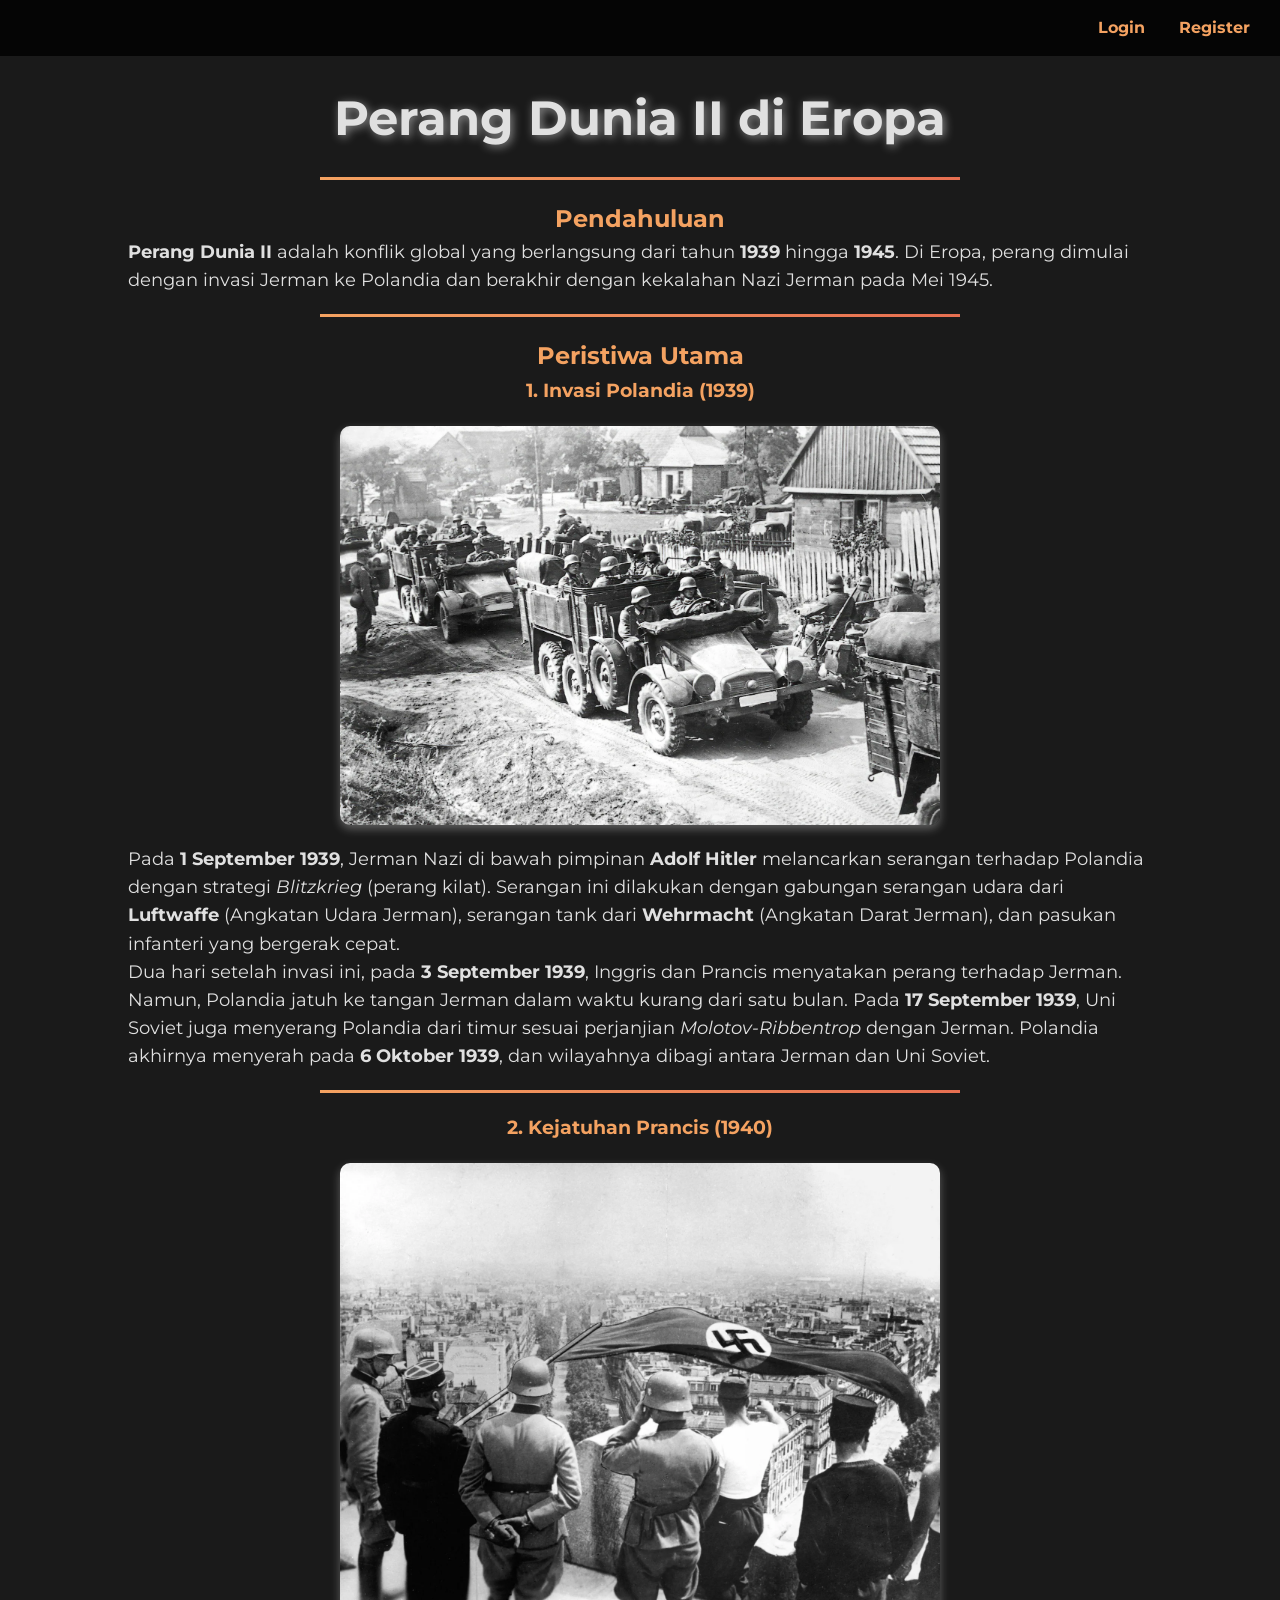
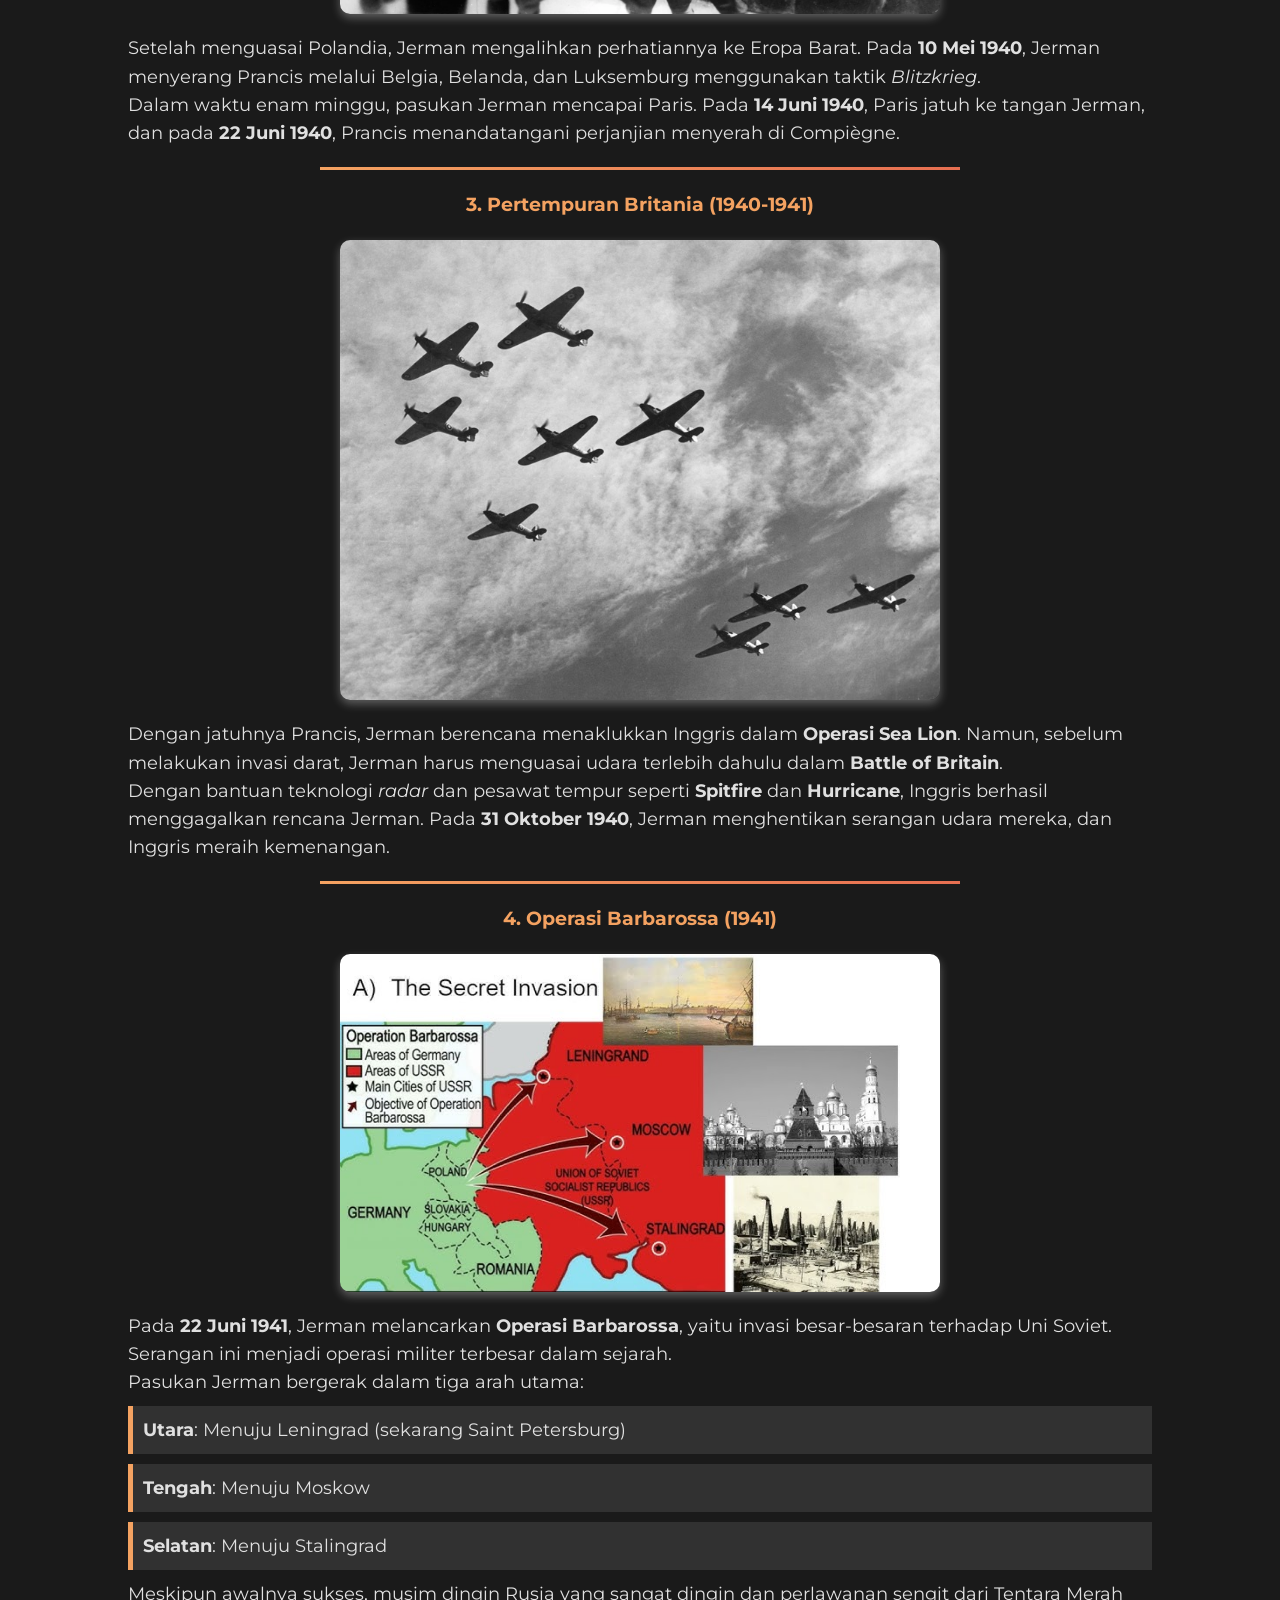
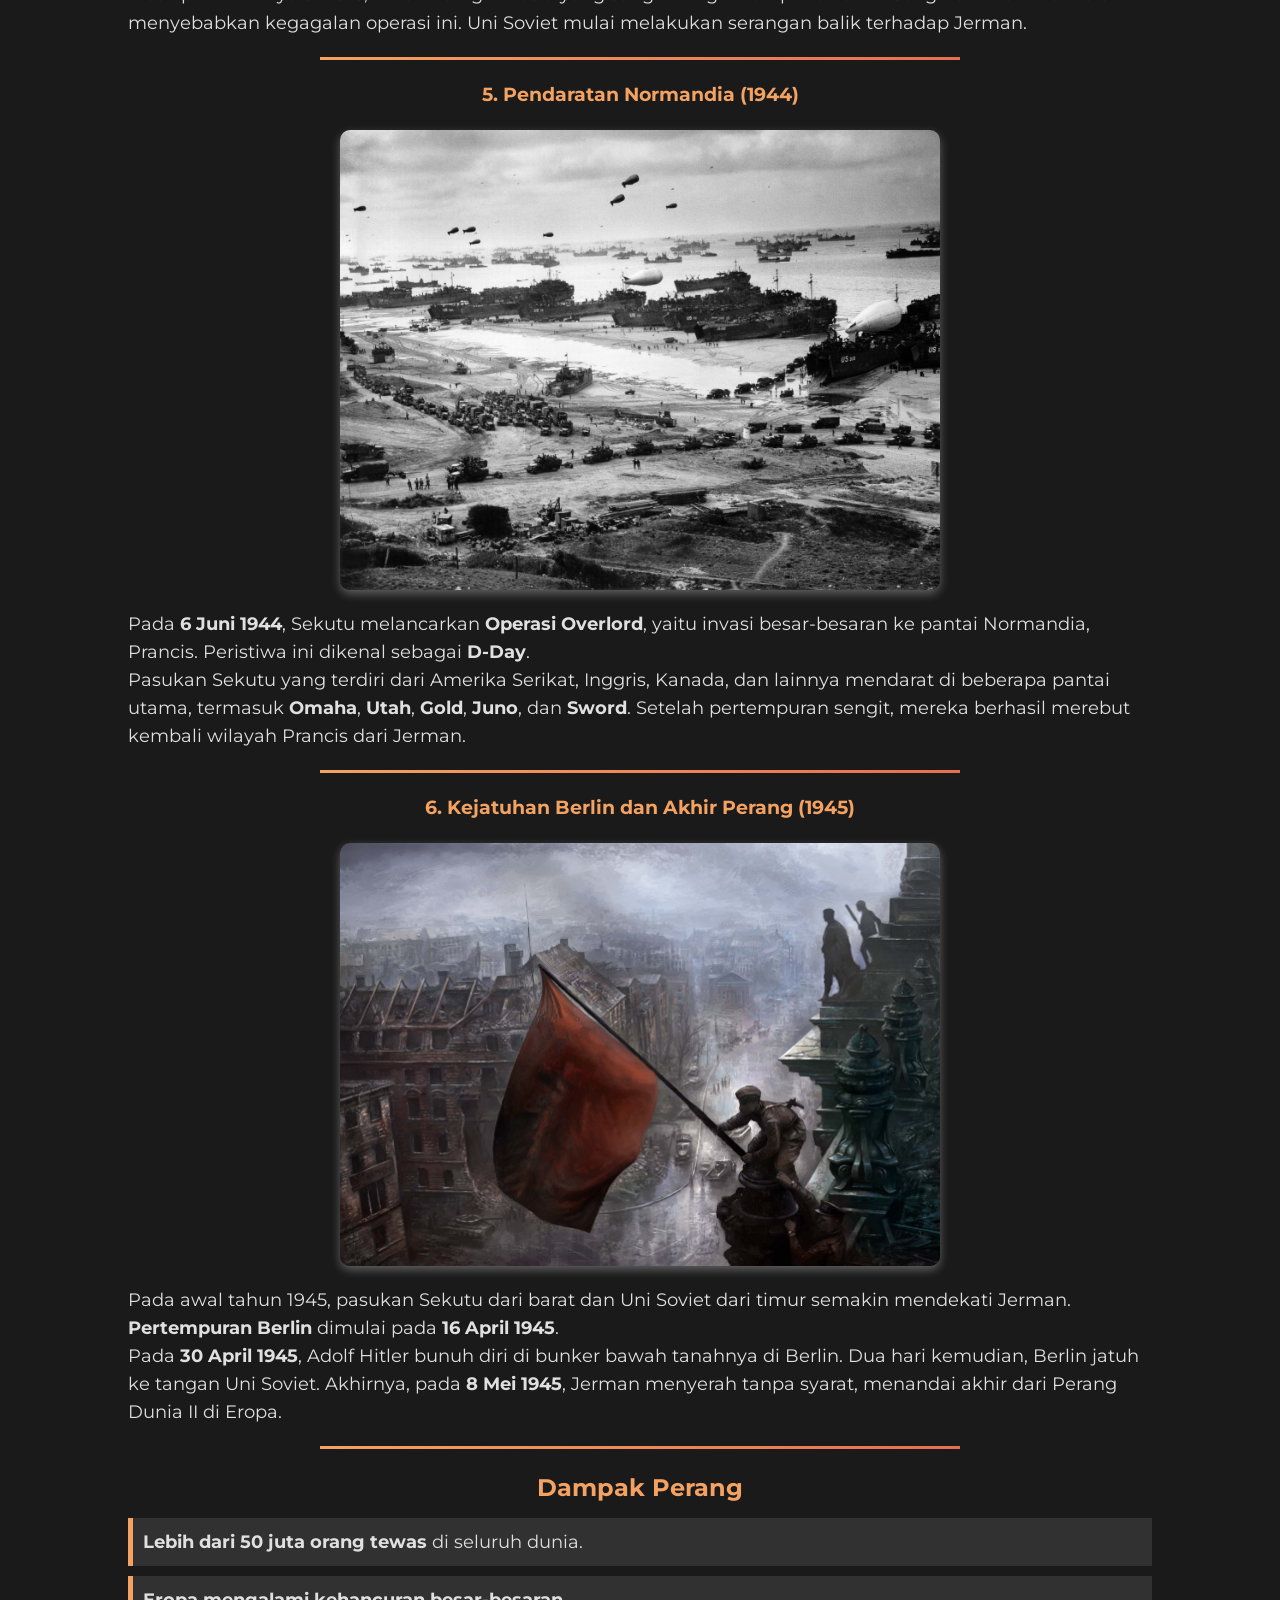
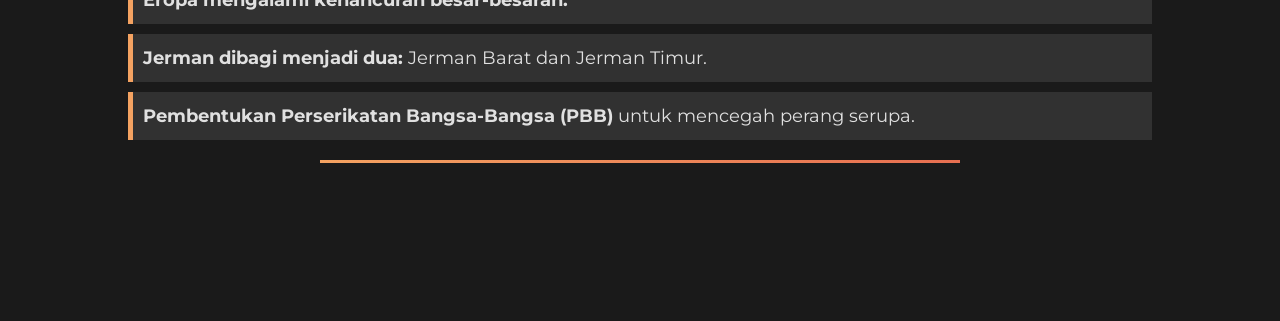
<file: index.html>
<!-- Ghaisan Daffa Al Fayadh -->
<!-- 2300709 -->
<!-- RPL 4A -->
<!DOCTYPE html>
<html lang="id">
  <head>
    <meta charset="UTF-8" />
    <meta name="viewport" content="width=device-width, initial-scale=1.0" />
    <title>Perang Dunia II di Eropa</title>
    <link rel="stylesheet" href="assets/css/latihan_content.css" />

  </head>
  <body>
    <div>
      <a href="login.html">Login</a>
      <a href="register.html">Register</a>
    </div>
    <section>
      <h1>Perang Dunia II di Eropa</h1>
      <hr />
    </section>
    
    <section>
      <h2>Pendahuluan</h2>
      <p>
        <b>Perang Dunia II</b> adalah konflik global yang berlangsung dari tahun
        <b>1939</b> hingga <b>1945</b>. Di Eropa, perang dimulai dengan invasi
        Jerman ke Polandia dan berakhir dengan kekalahan Nazi Jerman pada Mei
        1945.
      </p>
      <hr />
    </section>
    
    <section>
      <h2>Peristiwa Utama</h2>

      <h3>1. Invasi Polandia (1939)</h3>
      <img
        src="assets/img/poland_invasion1939.webp"
        width="500"
        alt="image not found"
      />
      <p>
        Pada <b>1 September 1939</b>, Jerman Nazi di bawah pimpinan
        <b>Adolf Hitler</b> melancarkan serangan terhadap Polandia dengan
        strategi <i>Blitzkrieg</i> (perang kilat). Serangan ini dilakukan dengan
        gabungan serangan udara dari <b>Luftwaffe</b> (Angkatan Udara Jerman),
        serangan tank dari <b>Wehrmacht</b>
        (Angkatan Darat Jerman), dan pasukan infanteri yang bergerak cepat.
      </p>
      <p>
        Dua hari setelah invasi ini, pada <b>3 September 1939</b>, Inggris dan
        Prancis menyatakan perang terhadap Jerman. Namun, Polandia jatuh ke
        tangan Jerman dalam waktu kurang dari satu bulan. Pada
        <b>17 September 1939</b>, Uni Soviet juga menyerang Polandia dari timur
        sesuai perjanjian <i>Molotov-Ribbentrop</i> dengan Jerman. Polandia
        akhirnya menyerah pada <b>6 Oktober 1939</b>, dan wilayahnya dibagi
        antara Jerman dan Uni Soviet.
      </p>
      <hr />
    </section>
   
    <section>
      <h3>2. Kejatuhan Prancis (1940)</h3>
      <img
        src="assets/img/france_fall.webp"
        width="500"
        alt="image not found"
      />
      <p>
        Setelah menguasai Polandia, Jerman mengalihkan perhatiannya ke Eropa
        Barat. Pada
        <b>10 Mei 1940</b>, Jerman menyerang Prancis melalui Belgia, Belanda,
        dan Luksemburg menggunakan taktik <i>Blitzkrieg</i>.
      </p>
      <p>
        Dalam waktu enam minggu, pasukan Jerman mencapai Paris. Pada
        <b>14 Juni 1940</b>, Paris jatuh ke tangan Jerman, dan pada
        <b>22 Juni 1940</b>, Prancis menandatangani perjanjian menyerah di
        Compiègne.
      </p>
      <hr />
    </section>
    
    <section>
      <h3>3. Pertempuran Britania (1940-1941)</h3>
      <img
        src="assets/img/battle_britain.jpg"
        width="500"
        alt="image not found"
      />
      <p>
        Dengan jatuhnya Prancis, Jerman berencana menaklukkan Inggris dalam
        <b>Operasi Sea Lion</b>. Namun, sebelum melakukan invasi darat, Jerman
        harus menguasai udara terlebih dahulu dalam <b>Battle of Britain</b>.
      </p>
      <p>
        Dengan bantuan teknologi <i>radar</i> dan pesawat tempur seperti
        <b>Spitfire</b> dan <b>Hurricane</b>, Inggris berhasil menggagalkan
        rencana Jerman. Pada <b>31 Oktober 1940</b>, Jerman menghentikan
        serangan udara mereka, dan Inggris meraih kemenangan.
      </p>
      <hr />
    </section>
    
    <section>
      <h3>4. Operasi Barbarossa (1941)</h3>
      <img
        src="assets/img/operation_barbarosa.jpg"
        width="500"
        alt="image not found"
      />
      <p>
        Pada <b>22 Juni 1941</b>, Jerman melancarkan <b>Operasi Barbarossa</b>,
        yaitu invasi besar-besaran terhadap Uni Soviet. Serangan ini menjadi
        operasi militer terbesar dalam sejarah.
      </p>
      <p>Pasukan Jerman bergerak dalam tiga arah utama:</p>
      <ul>
        <li><b>Utara</b>: Menuju Leningrad (sekarang Saint Petersburg)</li>
        <li><b>Tengah</b>: Menuju Moskow</li>
        <li><b>Selatan</b>: Menuju Stalingrad</li>
      </ul>
      <p>
        Meskipun awalnya sukses, musim dingin Rusia yang sangat dingin dan
        perlawanan sengit dari Tentara Merah menyebabkan kegagalan operasi ini.
        Uni Soviet mulai melakukan serangan balik terhadap Jerman.
      </p>
      <hr />
    </section>
    
    <section>
      <h3>5. Pendaratan Normandia (1944)</h3>
      <img
        src="assets/img/NormandyLanding.jpg"
        width="500"
        alt="image not found"
      />
      <p>
        Pada <b>6 Juni 1944</b>, Sekutu melancarkan <b>Operasi Overlord</b>,
        yaitu invasi besar-besaran ke pantai Normandia, Prancis. Peristiwa ini
        dikenal sebagai <b>D-Day</b>.
      </p>
      <p>
        Pasukan Sekutu yang terdiri dari Amerika Serikat, Inggris, Kanada, dan
        lainnya mendarat di beberapa pantai utama, termasuk <b>Omaha</b>,
        <b>Utah</b>, <b>Gold</b>, <b>Juno</b>, dan <b>Sword</b>. Setelah
        pertempuran sengit, mereka berhasil merebut kembali wilayah Prancis dari
        Jerman.
      </p>
      <hr />
    </section>
    
    <section>
      <h3>6. Kejatuhan Berlin dan Akhir Perang (1945)</h3>
      <img src="assets/img/reichstag.jpg" width="500" alt="image not found" />
      <p>
        Pada awal tahun 1945, pasukan Sekutu dari barat dan Uni Soviet dari
        timur semakin mendekati Jerman.
        <b>Pertempuran Berlin</b> dimulai pada <b>16 April 1945</b>.
      </p>
      <p>
        Pada <b>30 April 1945</b>, Adolf Hitler bunuh diri di bunker bawah
        tanahnya di Berlin. Dua hari kemudian, Berlin jatuh ke tangan Uni
        Soviet. Akhirnya, pada <b>8 Mei 1945</b>, Jerman menyerah tanpa syarat,
        menandai akhir dari Perang Dunia II di Eropa.
      </p>
      <hr />
    </section>
    
    <section>
      <h2>Dampak Perang</h2>
      <ul>
        <li><b>Lebih dari 50 juta orang tewas</b> di seluruh dunia.</li>
        <li><b>Eropa mengalami kehancuran besar-besaran.</b></li>
        <li>
          <b>Jerman dibagi menjadi dua:</b> Jerman Barat dan Jerman Timur.
        </li>
        <li>
          <b>Pembentukan Perserikatan Bangsa-Bangsa (PBB)</b> untuk mencegah
          perang serupa.
        </li>
      </ul>
      <hr />
    </section>
    
    <section>
      <h2>Kesimpulan</h2>
      <p>
        Perang Dunia II di Eropa adalah konflik besar yang mengubah sejarah
        dunia. Peristiwa ini mengarah pada runtuhnya Nazi Jerman, pembagian
        Eropa, dan lahirnya era Perang Dingin.
      </p>
      <hr />
    </section>
    
    <script>
      document.addEventListener("DOMContentLoaded", function () {
        const sections = document.querySelectorAll("section");

        function checkVisibility() {
          sections.forEach((section) => {
            const rect = section.getBoundingClientRect();
            if (rect.top < window.innerHeight * 0.85) {
              section.classList.add("visible");
            }
          });
        }

        window.addEventListener("scroll", checkVisibility);
        checkVisibility();
      });
    </script>
  </body>
</html>
</file>
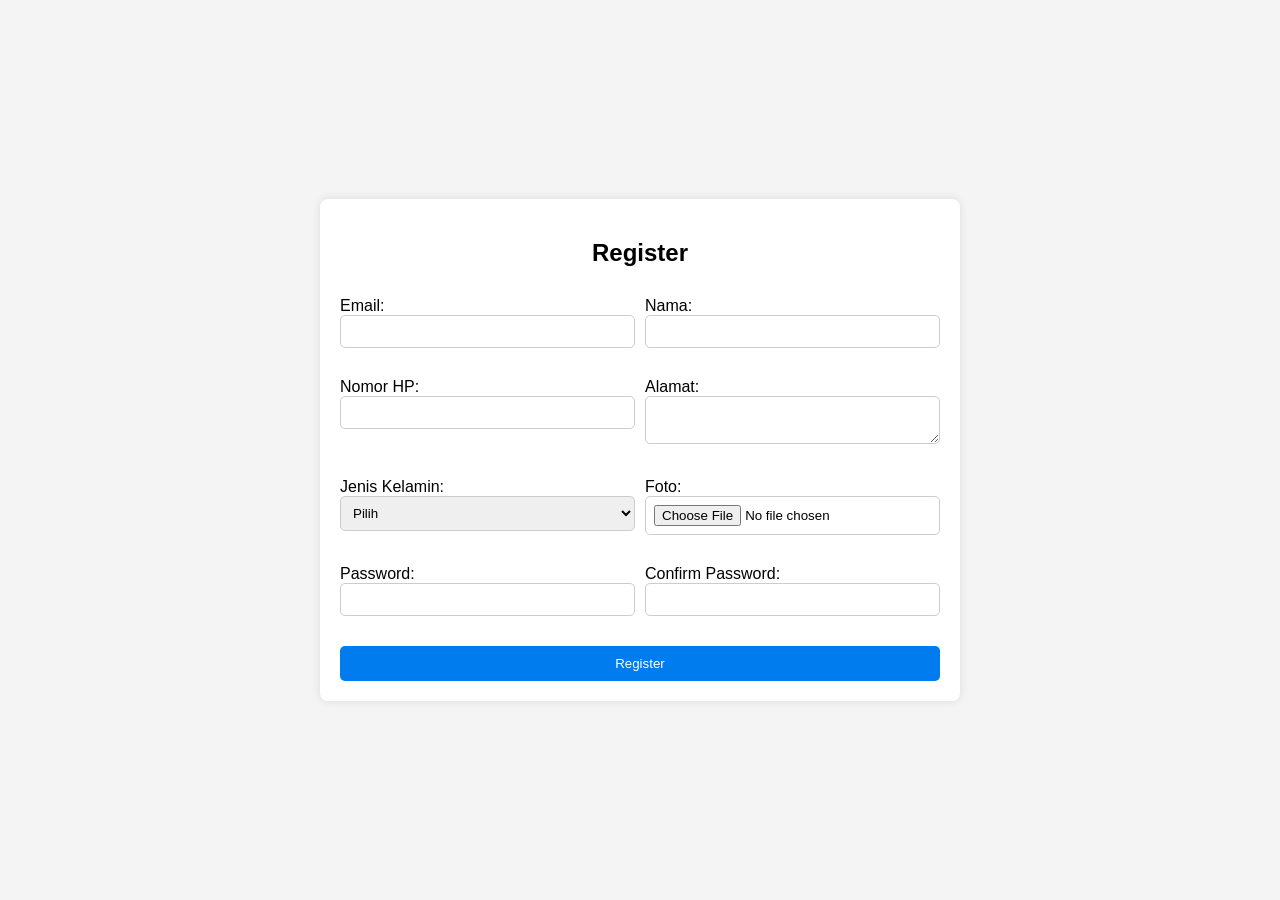
<file: register.html>
<!DOCTYPE html>
<html lang="en">
  <head>
    <meta charset="utf-8" />
    <meta name="viewport" content="width=device-width, initial-scale=1" />
    <title>Register</title>
    <style>
      body {
        font-family: Arial, sans-serif;
        background-color: #f4f4f4;
        margin: 0;
        display: flex;
        align-items: center;
        justify-content: center;
        height: 100vh;
      }
      * {
        box-sizing: border-box;
      }

      .form-container {
        max-width: 50%;
        width: 100%;
        padding: 20px;
        background-color: #fff;
        border-radius: 8px;

        box-shadow: 0 0 10px rgba(0, 0, 0, 0.1);
      }

      .form-group {
        display: flex;
        flex-direction: row;
        gap: 10px;
        margin-top: 5%;
      }

      .form-group div {
        width: 100%;
      }

      input,
      select,
      textarea {
        width: 100%;
        padding: 8px;
        border: 1px solid #ccc;
        border-radius: 5px;
      }

      .img-preview {
        margin-top: 10px;
        max-width: 100px;
        max-height: 100px;
      }
      .button {
        display: block;
        width: 100%;
        padding: 10px;
        color: #fff;
        background-color: #007cef;
        border: none;
        border-radius: 5px;
        cursor: pointer;
      }
      .button:hover {
        background-color: #0067c7;
      }
      @media (max-width: 600px) {
        .form-group {
          flex-direction: column;
        }
        .form-group div {
          width: 100%;
        }
      }
    </style>
  </head>
  <body>
    <div class="form-container">
      <h2 style="text-align: center;">Register</h2>
      <form id="registerForm" method="POST" enctype="multipart/form-data">
        <div class="form-group">
          <div>
            <label for="email">Email:</label>
            <input type="email" id="email" name="email" required />
          </div>
          <div>
            <label for="name">Nama:</label>
            <input type="text" id="name" name="name" required />
          </div>
        </div>
        <div class="form-group">
          <div>
            <label for="phone">Nomor HP:</label>
            <input type="tel" id="phone" name="phone" required />
          </div>
          <div>
            <label for="address">Alamat:</label>
            <textarea id="address" name="address" required></textarea>
          </div>
        </div>
        <div class="form-group">
          <div>
            <label for="gender">Jenis Kelamin:</label>
            <select id="gender" name="gender" required>
              <option value="">Pilih</option>
              <option value="male">Laki-laki</option>
              <option value="female">Perempuan</option>
            </select>
          </div>
          <div>
            <label for="photo">Foto:</label>
            <input
              type="file"
              id="photo"
              name="photo"
              accept="image/*"
            />
          </div>
        </div>
        <div class="form-group">
          <div>
            <label for="password">Password:</label>
            <input type="password" id="password" name="password" required />
          </div>
          <div>
            <label for="confirm_password">Confirm Password:</label>
            <input
              type="password"
              id="confirm_password"
              name="confirm_password"
              required
            />
          </div>
        </div>
        <div class="form-group">
          <button type="submit" class="button">Register</button>
        </div>
      </form>
    </div>

  </body>
</html>
</file>
<file: assets/css/latihan_content.css>
@import url('https://fonts.googleapis.com/css2?family=Montserrat:wght@300;400;700&display=swap');

* {
  margin: 0;
  padding: 0;
  box-sizing: border-box;
  font-family: 'Montserrat', sans-serif;
}

body {
  background-color: #1a1a1a;
  color: #e0e0e0;
  line-height: 1.6;
  overflow-x: hidden;
}

/* Navbar */
div {
  position: fixed;
  top: 0;
  width: 100%;
  background: rgba(0, 0, 0, 0.8);
  padding: 15px;
  text-align: right;
  z-index: 1000;
}

div a {
  color: #f4a261;
  text-decoration: none;
  margin: 0 15px;
  font-weight: bold;
  transition: 0.3s;
}

div a:hover {
  color: #e76f51;
  text-decoration: underline;
}

/* Header */
h1 {
  text-align: center;
  font-size: 3rem;
  padding-top: 80px;
  text-shadow: 2px 2px 10px rgba(255, 255, 255, 0.5);
}

hr {
  border: none;
  height: 3px;
  background: linear-gradient(to right, #f4a261, #e76f51);
  margin: 20px auto;
  width: 50%;
}

/* Sections */
h2, h3 {
  color: #f4a261;
  text-align: center;
}

p, ul {
  width: 80%;
  margin: auto;
  font-size: 1.1rem;
}

section {
  opacity: 0;
  transform: translateY(20px);
  transition: opacity 1.5s ease-out, transform 1.5s ease-out;
}

/* Image Styles */
img {
  display: block;
  width: 80%;
  max-width: 600px;
  margin: 20px auto;
  border-radius: 10px;
  box-shadow: 0px 4px 10px rgba(255, 255, 255, 0.3);
  transition: transform 0.3s ease-in-out;
}

img:hover {
  transform: scale(1.05);
}

/* List Styles */
ul {
  list-style-type: none;
  padding: 0;
}

ul li {
  background: rgba(255, 255, 255, 0.1);
  margin: 10px 0;
  padding: 10px;
  border-left: 5px solid #f4a261;
  transition: 0.3s;
}

ul li:hover {
  background: rgba(255, 255, 255, 0.2);
  transform: translateX(10px);
}

/* Fade-in Animation */
.fade-in {
  opacity: 0;
  transform: translateY(20px);
  transition: opacity 0.6s ease-out, transform 0.6s ease-out;
}

.fade-in.visible {
  opacity: 1;
  transform: translateY(0);
}

/* Responsive Design */
@media (max-width: 768px) {
  h1 {
    font-size: 2.5rem;
  }

  p, ul {
    width: 95%;
  }

  img {
    width: 95%;
  }
}


.visible {
  opacity: 1;
  transform: translateY(0);
}
</file>
